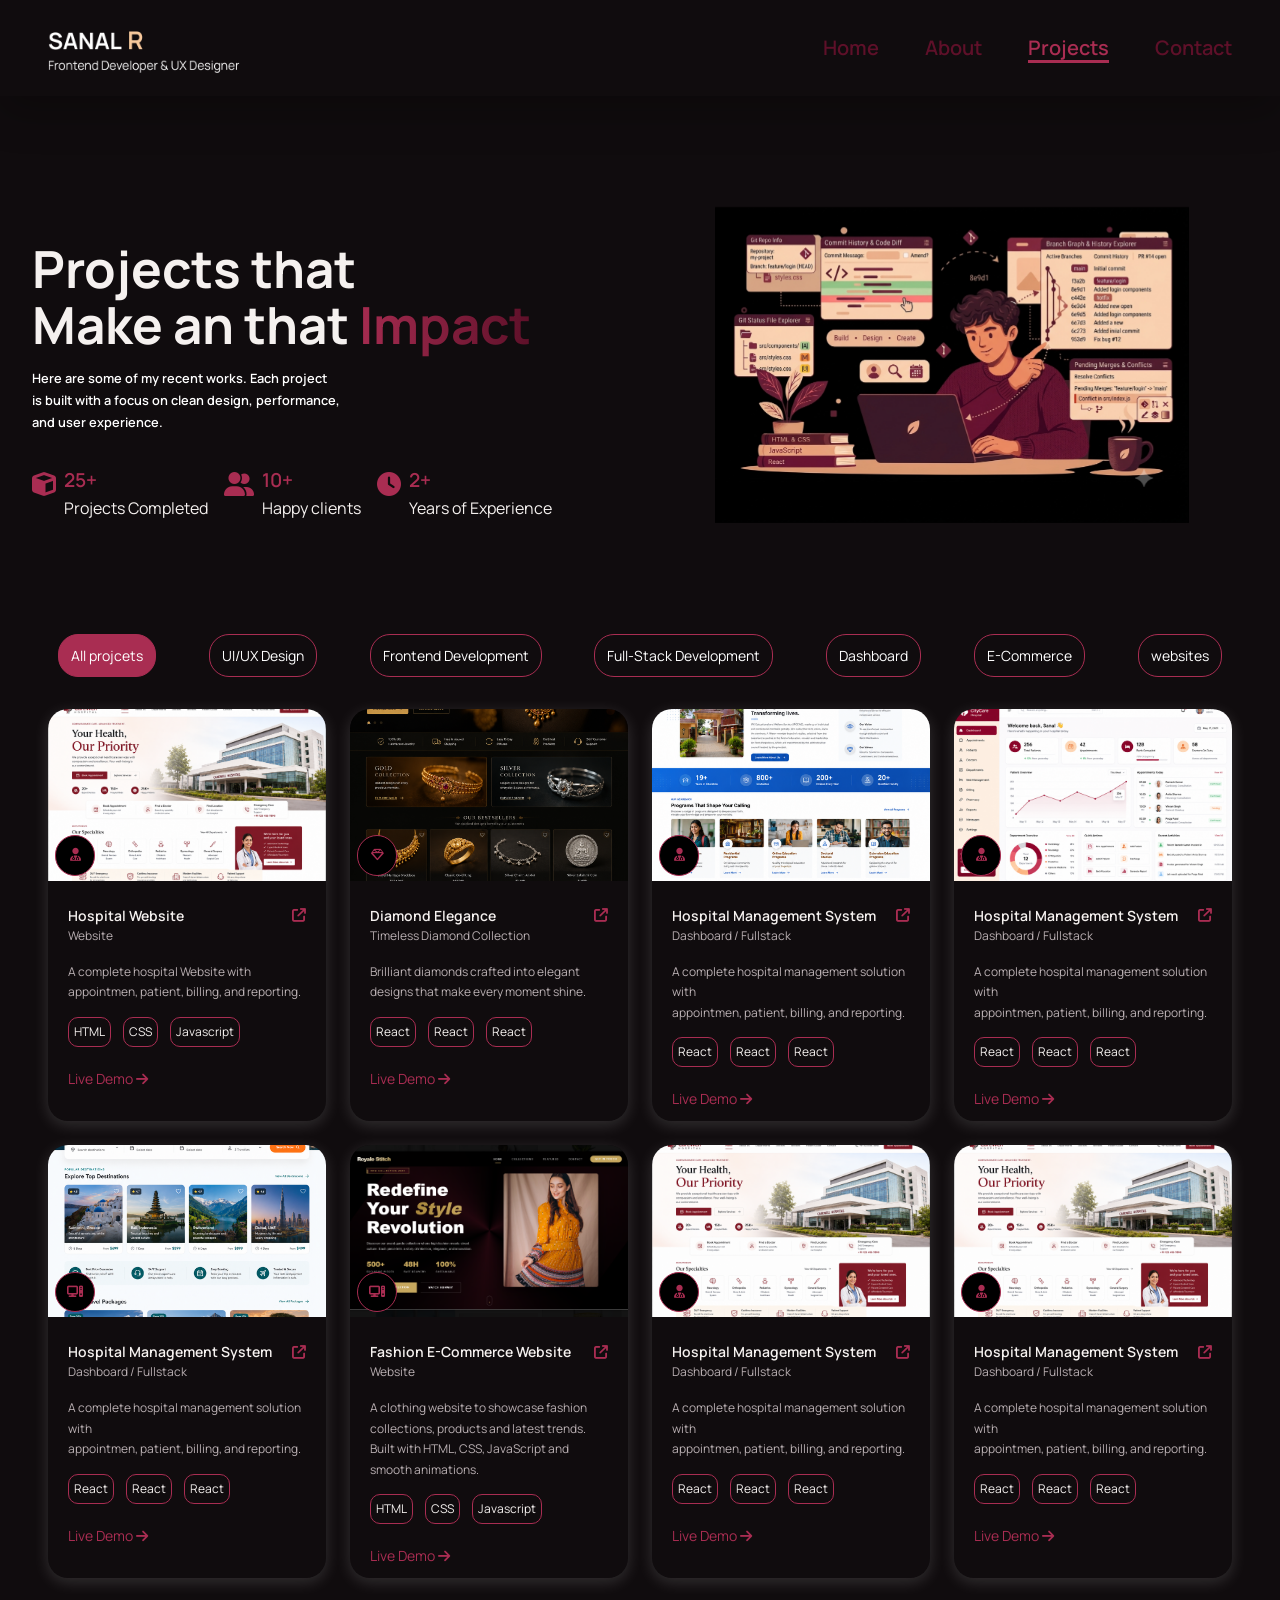
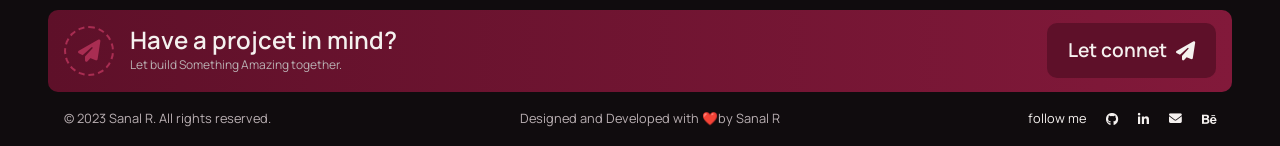
<file: page/projcet/index.html>
<!DOCTYPE html>
<html lang="en">

<head>
    <meta charset="UTF-8">
    <meta name="viewport" content="width=device-width, initial-scale=1.0">
    <title>Projects</title>
   <link rel="stylesheet" href="../../style.css">
    <link rel="stylesheet" href="../../reset.css">
     <link rel="stylesheet" href="./style.css">
    <link rel="stylesheet" href="https://cdnjs.cloudflare.com/ajax/libs/font-awesome/6.7.2/css/all.min.css" />
   
</head>

<body>
    <script src="../../script.js" defer></script>

    <header id="navbar" class="navbar">
        <div class="logo-div">
            <a href="#" class="logo"><img src="../../asset/image/Logo.png" alt="">
            </a>

        </div>


        <nav class="menu">
            <button data-section="home" class="nav_links" onclick="window.open('../../index.html')">Home</button>
            <button data-section="about" class="nav_links"><a href="../aboutme/index.html">About</a></button>
            <button data-section="projects" class="nav_links  button-active">Projects</button>
            <button data-section="contact" class="nav_links"><a href="../contact/index.html">Contact</a></button>
        </nav>
        <a href="#" class="mobile-menu" id="showBtn">☰</a>

    </header>
    <main>
        <button class="top-btn"><i class="fa-solid fa-circle-arrow-up"></i></button>
        <section class="container-1" id="home">
            <div class="inner-container">
                <div class="inner-container-1">


                    <h1 class="name-title">Projects that<br>Make an that<span> Impact</span></h1>

                    <p class="name-p">Here are some of my recent works. Each project <br> is built with a focus on clean
                        design, performance,<br> and user experience.</p>

                    <div class="name-features">
                        <div class="name-features-item">
                            <div class="name-features-item-icon"><i class="fa-solid fa-cube"></i></div>
                            <div class="name-features-item-text"><span>25+</span>
                                <p>Projects Completed</p>
                            </div>

                        </div>
                        <div class="name-features-item">
                            <div class="name-features-item-icon"><i class="fa-solid fa-user-group"></i></div>
                            <div class="name-features-item-text"><span>10+</span>
                                <p>Happy clients</p>
                            </div>

                        </div>
                        <div class="name-features-item">
                            <div class="name-features-item-icon"><i class="fa-solid fa-clock"></i></div>
                            <div class="name-features-item-text"><span>2+</span>
                                <p>Years of Experience</p>
                            </div>

                        </div>
                    </div>


                </div>
                <div class="inner-container-2 ">
                    <div class="porfile-img"><img src="../../asset/image/projcet-hero-1.png" alt=""></div>

                </div>
            </div>

        </section>
        <section class="my-projects-section">
            <div class="group-card">

                <div class="search-area search-area-active">
                    <a href="#" class="search-area-text">All projcets</a>
                </div>
                <div class="search-area">
                    <a href="#" class="search-area-text">UI/UX Design</a>
                </div>
                <div class="search-area">
                    <a href="#" class="search-area-text">Frontend Development</a>
                </div>
                <div class="search-area">
                    <a href="#" class="search-area-text">Full-Stack Development</a>
                </div>

                <div class="search-area">
                    <a href="#" class="search-area-text">Dashboard</a>
                </div>

                <div class="search-area">
                    <a href="#" class="search-area-text">E-Commerce</a>
                </div>
                <div class="search-area">
                    <a href="#" class="search-area-text">websites</a>
                </div>
            </div>

            <div class="projcets-card">

                <div class="card-cover">
                    <div class="card-img">
                        <img src="../../asset/image/hosptal main.png" alt="">
                        <div class="card-icons"><i class="fa-solid fa-user-doctor"></i></div>
                    </div>
                    <div class="card-text">
                        <div class="outer-card-text">
                            <div class="card-header">
                                <h6>Hospital Website</h6> <i class="fa-solid fa-arrow-up-right-from-square"></i>
                            </div>
                            <span>Website</span>
                        </div>

                        <div class="card-despcration">
                            <p>A complete hospital Website with appointmen, patient, billing, and
                                reporting.</p>

                        </div>
                        <div class="log-bage">
                            <span>HTML</span>
                            <span>CSS</span>
                            <span>Javascript</span>
                        </div>
                        <a href="#" class="live-demo">Live Demo <i class="fa-solid fa-arrow-right"></i></a>

                    </div>
                </div>

                <div class="card-cover">
                    <div class="card-img">
                        <img src="../../asset/image/jwellerty shop (2).png" alt="">
                        <div class="card-icons"><i class="fa-regular fa-gem"></i></div>
                    </div>
                    <div class="card-text">
                        <div class="outer-card-text">
                            <div class="card-header">
                                <h6>Diamond Elegance</h6> <i
                                    class="fa-solid fa-arrow-up-right-from-square"></i>
                            </div>
                            <span>Timeless Diamond Collection</span>
                        </div>

                        <div class="card-despcration">
                            <p>Brilliant diamonds crafted into elegant designs that make every moment shine.</p>

                        </div>
                        <div class="log-bage">
                            <span>React</span>
                            <span>React</span>
                            <span>React</span>
                        </div>
                        <a href="#" class="live-demo">Live Demo <i class="fa-solid fa-arrow-right"></i></a>

                    </div>
                </div>
                <div class="card-cover">
                    <div class="card-img">
                        <img src="../../asset/image/couses Jun 3, 2026, 07_29_57 PM.png" alt="">
                        <div class="card-icons"><i class="fa-solid fa-user-doctor"></i></div>
                    </div>
                    <div class="card-text">
                        <div class="outer-card-text">
                            <div class="card-header">
                                <h6>Hospital Management System</h6> <i
                                    class="fa-solid fa-arrow-up-right-from-square"></i>
                            </div>
                            <span>Dashboard / Fullstack</span>
                        </div>

                        <div class="card-despcration">
                            <p>A complete hospital management solution with <br> appointmen, patient, billing, and
                                reporting.</p>

                        </div>
                        <div class="log-bage">
                            <span>React</span>
                            <span>React</span>
                            <span>React</span>
                        </div>
                        <a href="#" class="live-demo">Live Demo <i class="fa-solid fa-arrow-right"></i></a>

                    </div>
                </div>

                <div class="card-cover">
                    <div class="card-img">
                        <img src="../../asset/image/hosptal dashborad.png" alt="">
                        <div class="card-icons"><i class="fa-solid fa-user-doctor"></i></div>
                    </div>
                    <div class="card-text">
                        <div class="outer-card-text">
                            <div class="card-header">
                                <h6>Hospital Management System</h6> <i
                                    class="fa-solid fa-arrow-up-right-from-square"></i>
                            </div>
                            <span>Dashboard / Fullstack</span>
                        </div>

                        <div class="card-despcration">
                            <p>A complete hospital management solution with <br> appointmen, patient, billing, and
                                reporting.</p>

                        </div>
                        <div class="log-bage">
                            <span>React</span>
                            <span>React</span>
                            <span>React</span>
                        </div>
                        <a href="#" class="live-demo">Live Demo <i class="fa-solid fa-arrow-right"></i></a>

                    </div>
                </div>
                <div class="card-cover">
                    <div class="card-img">
                        <img src="../../asset/image/travel-website.png" alt="">
                        <div class="card-icons"><i class="fa-solid fa-computer"></i></div>
                    </div>
                    <div class="card-text">
                        <div class="outer-card-text">
                            <div class="card-header">
                                <h6>Hospital Management System</h6> <i
                                    class="fa-solid fa-arrow-up-right-from-square"></i>
                            </div>
                            <span>Dashboard / Fullstack</span>
                        </div>

                        <div class="card-despcration">
                            <p>A complete hospital management solution with <br> appointmen, patient, billing, and
                                reporting.</p>

                        </div>
                        <div class="log-bage">
                            <span>React</span>
                            <span>React</span>
                            <span>React</span>
                        </div>
                        <a href="#" class="live-demo">Live Demo <i class="fa-solid fa-arrow-right"></i></a>

                    </div>
                </div>

                <div class="card-cover">
                    <div class="card-img">
                        <img src="../../asset/image/portfolio-6.jpg.png" alt="">
                        <div class="card-icons"><i class="fa-solid fa-computer"></i></div>
                    </div>
                    <div class="card-text">
                        <div class="outer-card-text">
                            <div class="card-header">
                                <h6>Fashion E-Commerce Website</h6> <i
                                    class="fa-solid fa-arrow-up-right-from-square"></i>
                            </div>
                            <span>Website</span>
                        </div>

                        <div class="card-despcration">
                            <p> A clothing website to showcase fashion collections, products and latest trends. Built
                                with HTML, CSS,
                                JavaScript and smooth animations.</p>

                        </div>
                        <div class="log-bage">
                            <span>HTML</span>
                            <span>CSS</span>
                            <span>Javascript</span>
                        </div>
                        <a href="#" class="live-demo">Live Demo <i class="fa-solid fa-arrow-right"></i></a>

                    </div>
                </div>
                <div class="card-cover">
                    <div class="card-img">
                        <img src="../../asset/image/hosptal main.png" alt="">
                        <div class="card-icons"><i class="fa-solid fa-user-doctor"></i></div>
                    </div>
                    <div class="card-text">
                        <div class="outer-card-text">
                            <div class="card-header">
                                <h6>Hospital Management System</h6> <i
                                    class="fa-solid fa-arrow-up-right-from-square"></i>
                            </div>
                            <span>Dashboard / Fullstack</span>
                        </div>

                        <div class="card-despcration">
                            <p>A complete hospital management solution with <br> appointmen, patient, billing, and
                                reporting.</p>

                        </div>
                        <div class="log-bage">
                            <span>React</span>
                            <span>React</span>
                            <span>React</span>
                        </div>
                        <a href="#" class="live-demo">Live Demo <i class="fa-solid fa-arrow-right"></i></a>

                    </div>
                </div>

                <div class="card-cover">
                    <div class="card-img">
                        <img src="../../asset/image/hosptal main.png" alt="">
                        <div class="card-icons"><i class="fa-solid fa-user-doctor"></i></div>
                    </div>
                    <div class="card-text">
                        <div class="outer-card-text">
                            <div class="card-header">
                                <h6>Hospital Management System</h6> <i
                                    class="fa-solid fa-arrow-up-right-from-square"></i>
                            </div>
                            <span>Dashboard / Fullstack</span>
                        </div>

                        <div class="card-despcration">
                            <p>A complete hospital management solution with <br> appointmen, patient, billing, and
                                reporting.</p>

                        </div>
                        <div class="log-bage">
                            <span>React</span>
                            <span>React</span>
                            <span>React</span>
                        </div>
                        <a href="#" class="live-demo">Live Demo <i class="fa-solid fa-arrow-right"></i></a>

                    </div>
                </div>
            </div>
        </section>

        <section class="high-section">
            <div class="high-section-cover">
                <div class="high-section-left">
                    <div class="high-section-left-icon"><i class="fa-solid fa-paper-plane"></i></div>
                    <div class="high-section-left-deatil"><h4>Have a projcet in mind?</h4><p>Let build Something Amazing together.</p></div>
                </div>
                <div class="high-section-right">
                    <a href="#">Let connet <i class="fa-solid fa-paper-plane"></i></a>
                </div>
            </div>

            <div class="footer-sub">
            <p>&copy; 2023 Sanal R. All rights reserved.</p>
            <p>Designed and Developed with ❤️by Sanal R</p>
            <div class="follow-me"><span>follow me</span>
                <div class="follow-me-icons"><i class="fa-brands fa-github"></i><i
                        class="fa-brands fa-linkedin-in"></i><i class="fa-solid fa-envelope"></i><i
                        class="fa-brands fa-behance"></i>
                </div>
            </div>
        </div>

        </section>
    </main>


</body>

</html>
</file>
<file: style.css>
/* =========================================================
   DESIGN SYSTEM
========================================================= */
@import url("https://fonts.googleapis.com/css2?family=Manrope:wght@200..800&display=swap");
@import url("https://fonts.googleapis.com/css2?family=Bruno+Ace+SC&family=Krona+One&family=Manrope:wght@200..800&family=Poppins:ital,wght@0,100;0,200;0,300;0,400;0,500;0,600;0,700;0,800;0,900;1,100;1,200;1,300;1,400;1,500;1,600;1,700;1,800;1,900&family=Roboto:ital,wght@0,100..900;1,100..900&family=Special+Gothic&display=swap");

body {
  font-family: "Manrope", sans-serif;
  position: relative;
}

.top-btn {
  position: fixed;
  right: 1.5rem;
  bottom: 1.5rem;
  width: 50px;
  height: 50px;
  border-radius: 50%;
  background-color: var(--primary-dark);
  color: var(--white);
  display: flex;
  justify-content: center;
  align-items: center;
  z-index: 1000;
  font-size: 1.9rem;
  cursor: pointer;
  opacity: 0;
  visibility: hidden;
  transition: 0.3s ease;
  margin-bottom: 2rem;
}

.top-btn.show {
  opacity: 1;
  visibility: visible;
}

.top-btn :hover {
  transform: translateY(-3px);
}

/* //navbar// */

.container {
  padding: 0 2.125rem;
  box-shadow: 0 0.25rem 1rem rgba(255, 255, 255, 0.15);
}

.page-section {
  display: none;
  margin-top: 1.25rem;
  margin-bottom: 1.25rem;
}

.page-section.active {
  display: block;
}

.logo-div {
  width: 14%;
  min-width: 12rem;
}

.navbar {
  width: 100%;
  display: flex;
  align-items: center;
  justify-content: space-between;
  padding: 0.75rem 3rem;
  background-color: var(--bg);

  transition: box-shadow 0.3s ease;
  min-height: 6rem;
  position: sticky;
  top: 0px;
  box-shadow: var(--shadow-lg);
  z-index: 99;
}

/* Shadow after scrolling */
.navbar.scrolled {
  box-shadow: 0 0.25rem 1rem #f6749d43;
}

nav {
  display: flex;
  align-items: center;
  justify-content: space-between;
  gap: 2.875rem;
}

nav .nav_links {
  color: var(--primary-dark);
  background-color: transparent;
  border: none;
  font-size: 1.25rem;
  font-weight: 600;
}

nav .nav_links:focus {
  color: var(--primary-light);
}

nav .nav_links:hover {
  color: var(--primary-light);
}

nav button {
  position: relative;
}

nav button::after {
  position: absolute;
  bottom: 0;
  left: 0;
  content: "";
  width: 0;
  height: 0.1875rem;
  background-color: var(--primary-light);
  transition: width 0.3s ease;
}

nav .button-active::after {
  position: absolute;
  bottom: 0;
  left: 0;
  content: "";
  width: 100%;
  height: 0.1875rem;
  background-color: var(--primary-light);
  transition: width 0.3s ease;
}

nav .button-active {
  width: 100%;
  color: var(--primary-light);

}

nav button:hover::after {
  width: 100%;
  color: var(--white);
}

.mobile-menu {
  display: none;
  position: absolute;
  right: 0.625rem;
  top: 1.875rem;
  color: var(--white);
  font-weight: 600;
  font-size: 1.5rem;
}

/* Desktop */

/* Tablet */
@media (max-width: 768px) {
  .container {
    padding: 0 0.875rem;
    box-shadow: 0 0.25rem 1rem rgba(255, 255, 255, 0.15);
  }

  .navbar {
    flex-direction: column;
    height: auto;
    align-items: flex-start;
    justify-content: center;
  }

  nav {
    flex-direction: column;
    height: auto;
    gap: 0.625rem;
    margin-top: 0.625rem;
    align-items: flex-start;
  }

  .mobile-menu {
    display: block;
  }

  .menu {
    max-height: 0;
    overflow: hidden;
    opacity: 0;
    transition:
      max-height 0.4s ease,
      opacity 0.3s ease;
    color: var(--white);
  }

  .menu.active {
    max-height: 500px;
    opacity: 1;
    color: var(--white);
  }
}

/* hero-section */
.inner-container {
  display: grid;
  grid-template-columns: repeat(2, 1fr);
  padding: 0 4.75rem;
  gap: 2rem;
}

.inner-container-1 {
  gap: 10px;
  display: flex;
  flex-direction: column;
  margin-top: 2rem;
}

.inner-container-2 {
  display: flex;
  justify-content: center;
  align-items: center;
}

.head-title {
  font-size: 10px;
  padding: 10px;
  border: solid 2px var(--primary-dark);
  width: fit-content;
  border-radius: 20px;
  font-weight: var(--fw-bold);
  color: var(--primary-light);
}

.name-title {
  font-size: clamp(2.5rem, 4vw, 3.75rem);
    opacity: 0;
  transform: translateY(30px);

  animation: fadeUp 0.8s ease forwards;
  animation-delay: 0.2s;
}

/* Animation */
@keyframes fadeUp {
  from {
    opacity: 0;
    transform: translateY(30px);
  }

  to {
    opacity: 1;
    transform: translateY(0);
  }
}


.name-title span {
  /* Left → Right */
  background: linear-gradient(90deg, var(--primary-light), var(--primary-dark));

  -webkit-background-clip: text;
  background-clip: text;

  -webkit-text-fill-color: transparent;
}

.name-p {
  font-weight: var(--fw-semibold);
  color: var(--white);
  font-size: clamp(0.75rem, 1vw, 1rem);
   opacity: 0;
  transform: translateY(40px);

  animation: fadeUp 0.8s ease forwards;
  animation-delay: 1.1s;
}

.name-features {
  display: grid;
  grid-auto-flow: column;
  /* grid-auto-columns: minmax(180px, 1fr); */
  opacity: 0;
  transform: translateY(40px);

  animation: fadeUp 0.8s ease forwards;
  animation-delay: 1.1s;
}

.name-features-items {
  display: flex;
  flex-direction: column;
  font-size: 0.75rem;
  padding: 1rem;
  border: solid 1px transparent;
  align-items: start;
}

.footer-content-btn {
  color: var(--primary-dark);
}

.name-features-items-i {
  color: var(--primary-light);
  font-size: 13px;
  font-weight: var(--fw-semibold);
}

.name-features-items-i i {
  margin-right: 8px;
}

.features-btn-group {
  display: flex;
  justify-content: flex-start;
  align-items: center;
  gap: 2rem;
  opacity: 0;
  transform: translateY(40px);

  animation: fadeUp 0.8s ease forwards;
  animation-delay: 1.1s;
}

.features-btn-group button {
  font-size: 1rem;
}

.features-btn-group button i {
  margin-left: 1rem;
}

.socal-medial {
  display: flex;
  justify-content: flex-start;
  align-items: center;
  gap: 30px;
     opacity: 0;
  transform: translateX(100px);

  animation: slideLeft 1s ease forwards;
  animation-delay: 2s;
}

.socal-medial a {
  margin-top: 1rem;
  width: 50px;
  height: 50px;
  display: flex;
  justify-content: center;
  align-items: center;
  border: solid 1px transparent;
  border-radius: 50%;
}

.socal-medial a :hover {
  width: 50px;
  height: 50px;
  display: flex;
  justify-content: center;
  align-items: center;
  border: solid 1px var(--primary-light);
  border-radius: 50%;
}

.socal-medial a i {
  font-size: 1.5rem;

}

.porfile-img {
  display: flex;
  justify-content: center;
  align-items: center;
  width: 80%;
  height: 100%;
    opacity: 0;
  transform: translateX(100px);

  animation: slideLeft 1s ease forwards;
  animation-delay: 2s;
}
@keyframes slideLeft {
  from {
    opacity: 0;
    transform: translateX(100px);
  }

  to {
    opacity: 1;
    transform: translateX(0);
  }
}

.porfile-img img {
  width: 100%;
  display: block;
  aspect-ratio: 1/1;
  object-fit: contain;
}

.simple-contact {
  display: flex;
  justify-content: center;
  align-items: center;
  gap: 1rem;
}

.simple-contact i {
  width: 40px;
  height: 40px;
  border-radius: 50%;
  border: solid 1px #494647;
  display: flex;
  justify-content: center;
  align-items: center;
  font-size: 1.3rem;
  color: var(--primary-light);
}

.container {
  margin-top: 2rem;
  display: flex;
  justify-content: space-around;
  align-items: center;
  padding: 1rem;
  border-radius: 1rem;
  border: solid 1px #494647;
  box-shadow:
    rgba(0, 0, 0, 0.16) 0px 10px 36px 0px,
    rgba(0, 0, 0, 0.06) 0px 0px 0px 1px;
}

.contact-details {
  font-size: 12px;
}

.inner-container {
  margin-top: 5rem;
}

.about-scetion {
  display: flex;
  flex-direction: column;
  /* padding: 0 4.75rem; */
  font-size: 14px;
  font-weight: 600;
  gap: 1rem;
}

.about-scetion span {
  color: var(--primary-light);
}

.about-scetion button {
  width: fit-content;
  border: solid 1px var(--primary-light);
}

.about-scetion p {
  font-size: clamp(0.75rem, 1vw, 1rem);
  color: var(--text);
}

.about-scetion button i {
  margin-left: 1rem;
}

.card-details {
  display: flex;
  align-items: center;
  justify-content: space-around;
  gap: 1rem;
  /* padding: 0 4.75rem; */
}

.card {
  display: flex;
  flex-direction: column;
  justify-content: center;
  align-items: center;
  text-align: center;
}

.card-p {
  padding: 1rem !important;
  width: 180px;
  height: 250px;
}

.card p {
  font-size: 15px;
  color: white;
}

.card-p i {
  font-size: 2rem;
  /* Left → Right */
  background: linear-gradient(90deg, var(--primary-light), orange);

  -webkit-background-clip: text;
  background-clip: text;

  -webkit-text-fill-color: transparent;
  margin-bottom: 1rem;
}

.card-p h5 {
  font-weight: 600;
  font-size: 1rem;
  margin-bottom: 12px;
  text-transform: uppercase;
}

.card-p p {
  font-size: 12px;
}

.inner-pad {
  padding: 0 4.75rem;
  gap: 1rem;
}

.core-skill {
  display: flex;
  flex-direction: column;

  /* border: solid 1px var(--primary-light); */
  padding: 1rem;
  box-shadow: 0 0.25rem 1rem rgba(255, 255, 255, 0.15);
  border-radius: 20px;
}

.core-skill span {
  color: var(--primary-light);
  font-size: 14px;
  font-weight: 600;
  margin-bottom: 1rem;
}

.skill {
  display: flex;
  justify-content: space-around;
  align-items: center;
  margin-top: 1rem;
  margin-bottom: 2rem;
}

.skill div {
  width: 50px;
  height: 50px;
  padding: 8px;
  /* border: solid 1px #9a9797b1;
  border-radius: 10px; */
  border: 1px solid transparent;
  border-radius: 10px;
  background:
    linear-gradient(black, black) padding-box,
    linear-gradient(90deg, var(--primary-light), orange) border-box;

  display: flex;
  flex-direction: column;
  justify-content: center;
  align-items: center;
}

.skill div img {
  width: 100%;
  display: block;
}

.inner-container-2 {
  position: relative;
}

.small {
  position: absolute;
  width: 30px;
  height: 30px;
  border-radius: 50%;
  transform: translate(-50%, -50%);
  opacity: 0;
  animation: appear 5s ease-out forwards;


}

.small:nth-child(1) {
  animation-delay: 0s;
}

.small:nth-child(2) {
  animation-delay: 0.5s;
}

.small:nth-child(3) {
  animation-delay: 0.9s;
}

.small:nth-child(4) {
  animation-delay: 1.4s;
}

.small:nth-child(5) {
  animation-delay: 1.9s;
}




@keyframes appear {
  0% {
    opacity: 0;
    transform: translate(-50%, -50%) scale(0);
  }

  40% {
    opacity: 1;
    transform: translate(-50%, -50%) scale(1.2);
  }

  70% {
    transform: translate(-50%, -50%) scale(0.95);
  }

  100% {
    opacity: 1;
    transform: translate(-50%, -50%) scale(1);
  }
}

.inner-container-2 .small {
  width: 50px;
  height: 50px;
  padding: 8px;
  border: 1px solid transparent;
  border-radius: 10px;
  background: linear-gradient(black, black) padding-box, linear-gradient(90deg, var(--primary-light), orange) border-box;
  display: flex;
  flex-direction: column;
  justify-content: center;
  align-items: center;
}

.inner-container-2 .small img {
  width: 100%;
  display: block;
}

.skill-list {
  display: flex;

  align-items: center;
  margin-top: 1rem;
  margin-bottom: 2rem;
  flex-wrap: wrap;
  gap: 1rem;
}

.skill-list div {
  width: fit-content;
  padding: 8px;

  /* border-image: linear-gradient(90deg,var(--primary-light),orange) 1; */

  display: flex;
  flex-direction: column;
  justify-content: center;
  align-items: center;
  flex-wrap: wrap;
  margin-bottom: 0px;
  gap: 1rem;
  border: 1px solid transparent;
  border-radius: 10px;
  background:
    linear-gradient(black, black) padding-box,
    linear-gradient(90deg, var(--primary-light), orange) border-box;
}

.skill-list div span {
  margin-bottom: 0px;
  color: var(--text);
  font-size: 12px;
}

.core-exper {
  padding: 1rem;
  box-shadow: 0 0.25rem 1rem rgba(255, 255, 255, 0.15);
  border-radius: 20px;
}

.core-exper span {
  color: var(--primary-light);
  font-size: 14px;
  font-weight: 600;
  margin-bottom: 1rem 16px;
}

.exper-details {
  padding: 1rem;
  display: flex;
  gap: 1rem;
  position: relative;
  z-index: -1;
}

.time-line {
  border-left: solid 3px var(--primary-light);
  padding-left: 1rem;
  position: relative;
}

.time-line span {
  font-weight: var(--fw-bold);
}

.dots {
  position: absolute;
  left: -11px;
  top: 10px;
  width: 20px;
  height: 20px;
  border-radius: 50%;
  background-color: var(--primary-dark);
  border: solid 4px var(--primary-light);
}

.ul-style {
  margin-left: 1rem;
  margin-top: 1rem;
}

li::marker {
  color: var(--primary-light);
}

.inner-projcet-section {
  padding: 0 4.75rem;
}

.projcet-section {
  display: grid;
  grid-template-columns: repeat(1, 1fr);

  margin-top: 3rem;
  box-shadow: 0 0.5rem 2rem rgba(255, 255, 255, 0.16);
  border: solid 1px transparent;
  border-radius: 20px;
}

.projcet-head {
  padding: 1rem;
  display: flex;
  justify-content: space-between;
  align-items: center;
}

.projcet-head span {
  color: var(--primary-light);
  font-size: 14px;
  font-weight: 600;
}

.projcet-card {
  padding: 1rem;
  display: grid;
  grid-template-columns: repeat(auto-fill, minmax(300px, 1fr));
  gap: 1.5rem;
  width: 100%;

}

.card {
  display: flex;
}

.card-pd {
  padding: 0rem !important;
  /* flex-direction: row; */
  /* align-items: start; */
  overflow: hidden;
  /* width: 550px; */
  /* justify-content: start;
  flex: 1; */
  gap: 10px;
}

.card-img {
  width: 100%;
  height: 172px;
  display: block;
  /* position: relative; */
}

.card-icons {
  width: 20px;
  height: 20px;
  border-radius: 20px;
  display: flex;
  justify-content: center;
  align-items: center;
  background-color: black;
}

.card-img img {
  width: 100%;
  height: 100%;
  object-fit: cover;
  overflow: hidden;
}

.card-detail {
  display: flex;
  flex-direction: column;
  justify-content: flex-start;
  text-align: left;
  width: 350px;
  padding: 1rem;
  width: 100%;
}

.card-detail span {
  color: var(--primary-light);
  font-size: 12px;
}

.card-detail p {
  font-size: 10px;
}

.card-btn {
  font-size: 12px;
  font-weight: 600;
  width: fit-content;
  border: solid 1px var(--primary-light);
  padding: 5px;
  margin-right: 10px;

  border-radius: 5px;
}

.card-btn-group {
  margin-top: 0.5rem;
  display: flex;
  justify-content: end;
  align-items: center;
  margin-bottom: 5px;
}

.key-achievements {
  margin-top: 3rem;
}

.cover-key-achievements {
  padding: 1rem;
  box-shadow: 0 0.25rem 1rem rgba(255, 255, 255, 0.15);
  border-radius: 20px;
}

.cover-key-achievements span {
  color: var(--primary-light);
  font-size: 14px;
  font-weight: 600;
  margin-bottom: 1rem 16px;
}

.ACHIEVEMENTS-details {
  display: flex;
  justify-content: space-around;
  align-items: center;
  margin-top: 10px;
}

.ACHIEVEMENTS-items {
  display: flex;

  justify-content: center;
  align-items: center;
  text-align: center;
  padding: 1rem;
}

.achievement-icon i {
  font-size: 2rem;
  /* Left → Right */
  background: linear-gradient(90deg, var(--primary-light), orange);

  -webkit-background-clip: text;
  background-clip: text;

  -webkit-text-fill-color: transparent;
  margin-bottom: 1rem;
}

.achievement-icon-details p {
  font-size: 12px;
  color: white;
  text-align: left;
  width: 200px;
  margin-left: 1rem;
  font-weight: var(--fw-regular);
}

.footer-container {
  padding: 0 4.75rem;
  margin-top: 3rem;
}

.footer-content {
  display: flex;
  gap: 1rem;
  align-items: center;
  background-color: var(--primary-dark);
  border-radius: 20px;
  justify-content: center;
}

.footer-content-1 {
  padding: 1rem;

  color: var(--white);
  width: 450px;
}

.footer-content-1 p {
  font-size: 12px;
  color: var(--white);
}

.span-icons {
  width: 40px;
  height: 40px;

  border: solid 1px var(--primary-light);
  padding: 4px;
  font-size: 1.5rem;
  color: var(--primary-light);
  border-radius: 5px;
  display: flex;
  align-items: center;
  justify-content: center;
}

.footer-content-2 {
  display: flex;
  justify-content: center;
  align-items: center;

  padding: 1rem;
}

.footer-content-divi {
  display: flex;
  justify-content: center;
  align-items: center;
  gap: 12px;
  padding: 1rem;
  /* border-left: solid 1px var(--primary-light);
  border-right: solid 1px var(--primary-light); */
}

.span-details {
  font-size: 12px;
  color: var(--white);
}

.footer-content-btn {
  padding: 0.7rem 1rem;
  background-color: var(--accent);
  border-radius: 10px;
}

.connet-btn {

  color: var(--primary-dark);
}

.footer-sub {
  display: flex;
  justify-content: space-between;
  align-items: center;
  padding: 1rem;
}

.follow-me {
  display: flex;
  justify-content: space-between;
  align-items: center;
  gap: 20px;
}

.follow-me-icons {
  display: flex;
  justify-content: space-between;
  align-items: center;
  gap: 20px;
}

.project-header {
  display: -webkit-box;
  -webkit-box-orient: vertical;
  -webkit-line-clamp: 1;
  overflow: hidden;
}

.project-description {
  display: -webkit-box;
  -webkit-box-orient: vertical;
  -webkit-line-clamp: 3;
  overflow: hidden;
}

/* ======================================== SMALL MOBILE — 400px ======================================== */
@media (max-width: 40rem) {
  section {
    padding-block: 0px;
  }
  .inner-container-2 .small {
  width: 30px;
  height: 30px;
  padding: 3px;

}

  .inner-container {
    display: grid;
    grid-template-columns: 1fr;
    margin-top: 0rem;
    padding: 2rem;
  }

  .porfile-img {
    width: 100%;
  }

  /* .inner-container {
    display: grid;
    grid-template-columns: 1fr;
  } */

  .name-features {
    grid-template-columns: 1fr 1fr;
    grid-auto-flow: row;
  }

  .inner-container-1 {
    padding: 0px 12px;
  }

  .name-features-items {
    display: flex;
    flex-direction: column;
    font-size: 0.75rem;
    padding: 1rem;
    border: solid 1px transparent;
    justify-content: center;
    /* align-items: center; */
  }

  .features-btn-group {
    flex-direction: column;
  }

  .socal-medial {
    justify-content: center;
  }

  .container {
    flex-direction: column;
  }

  .simple-contact {
    width: 100%;
    justify-content: start;
    gap: 1rem;
    padding: 5px 0px;
  }

  .inner-container {
    grid-auto-flow: row;
  }

  .about-scetion p {
    font-size: 0.75rem;
  }

  .card-details {
    flex-direction: column;
  }

  .card-p {
    width: 100%;
  }

  .about-scetion button {
    width: 100%;
  }

  .skill {
    flex-wrap: wrap;
    justify-content: start;
    gap: 1rem;
  }

  .ul-style {
    font-size: 12px;
  }

  .ul-style li {
    margin-bottom: 1rem;
  }

  .inner-projcet-section {
    padding: 2rem;
  }

  .projcet-card {
    flex-direction: column;
  }

  .card-pd {
    flex-direction: column;
    width: 100%;
  }

  .card-img,
  .card-detail {
    width: 100%;
  }

  .card-detail {
    padding: 1rem;
  }

  .projcet-head {
    flex-direction: column;
    align-items: start;
    gap: 1rem;
  }

  .ACHIEVEMENTS-details {
    flex-direction: column;
    gap: 1rem;
  }

  .inner-pad {
    padding: 0 2rem;
  }

  .footer-container {
    padding: 0 2rem;
  }

  .footer-content {
    flex-direction: column;
    gap: 0rem;
  }

  .footer-content-1 {
    width: 100%;
  }

  .footer-content-2 {
    flex-direction: column;
    width: 100%;
  }

  .footer-content-divi {
    border: none;
    width: 100%;
    justify-content: flex-start;
    gap: rem;
  }

  .footer-content-btn {
    width: 100%;
    text-align: center;
  }

  .footer-sub {
    flex-direction: column;
    gap: 1rem;
  }

  .footer-sub p {
    font-size: 12px;
    flex-direction: column;
  }
}


/* Tablet */
@media (min-width: 48rem) and (max-width: 63.9375rem) {

  /* Tablet */
  section {
    padding-block: 0px;
  }

  .inner-container {
    display: grid;
    grid-template-columns: 1fr 1fr;
    margin-top: 0rem;
    padding: 2rem;
  }

  .name-features {
    grid-template-columns: 1fr 1fr;
    grid-auto-flow: row;
  }

  .features-btn-group {
    flex-direction: column;
    width: 100%;
  }

  .features-btn-group button {
    width: 100%;
  }

  .socal-medial {
    justify-content: center;
  }

  .card-details,
  .skill {
    flex-wrap: wrap;
    gap: 1rem;
    justify-content: start;
  }

  .section-container {
    grid-template-columns: 1fr !important;
    grid-auto-flow: row;
  }

  .card-details {
    justify-content: center;
  }

  .about-scetion {
    padding: 1rem;
  }

  .skill {
    justify-content: space-around;
  }

  .inner-projcet-section {
    padding: 1rem;
  }

  .projcet-card {
    flex-direction: column;
  }

  .card-pd {
    width: 100%;
  }

  .ACHIEVEMENTS-details {
    flex-wrap: wrap;
  }

  .inner-pad {
    padding: 1rem;
  }

  .footer-container {
    padding: 1rem;
  }

  .footer-content {
    flex-direction: column;
    padding: 1rem;
    gap: 0px;
  }

  .footer-content-1 {
    width: 100%;
  }

  .footer-content-2 {
    width: 100%;
    /* justify-content: space-between; */
    gap: 12px;
  }

  .footer-content-divi {
    border-left: none;
    border-right: none;
  }

}

/* Below 1024px */

@media (min-width: 1024px) and (max-width: 1400px) {
  .name-features {
    grid-template-columns: 1fr 1fr;
    grid-auto-flow: row;
  }

  .card-details {
    flex-wrap: wrap;
  }

  .projcet-card {
    flex-direction: column;
  }

  .ACHIEVEMENTS-details {
    flex-wrap: wrap;
  }

  .inner-projcet-section,
  .inner-pad,
  .footer-container {
    padding: 0 2rem;
  }

  .footer-content-2 {
    display: flex;
    justify-content: space-around;
    align-items: center;
    padding: 1rem;
    width: 100%;
  }

  .footer-content {
    flex-direction: column;
    align-items: start;
  }
}


/* Desktop */
@media (min-width: 1440px) {

  /* Desktop */
  section {
    padding-block: 0px;
  }

  .footer-content {
    /* gap: 0px; */
    justify-content: space-between;
  }

  .inner-container {
    display: grid;
    grid-template-columns: 1fr 1fr;
    margin-top: 3rem;
    padding: 0 4.75rem;
  }

  .name-features {
    display: grid;
    grid-auto-flow: column;

  }

  .card-details {
    flex-wrap: nowrap;
  }

  .section-container {
    margin-top: 5rem;
  }
}
</file>
<file: page/projcet/style.css>
@import url("https://fonts.googleapis.com/css2?family=Manrope:wght@200..800&display=swap");
@import url("https://fonts.googleapis.com/css2?family=Bruno+Ace+SC&family=Krona+One&family=Manrope:wght@200..800&family=Poppins:ital,wght@0,100;0,200;0,300;0,400;0,500;0,600;0,700;0,800;0,900;1,100;1,200;1,300;1,400;1,500;1,600;1,700;1,800;1,900&family=Roboto:ital,wght@0,100..900;1,100..900&family=Special+Gothic&display=swap");

.name-features {
    display: flex;
    margin-top: 1rem;
    align-items: center;
    gap: 2rem;

}

.inner-container-1 {
    display: flex;
    justify-content: center;
    gap: 1rem;
}

.name-features-item {
    display: flex;
    align-items: start;


}

.name-features-item-icon {
    font-size: 1.5rem;
    color: var(--primary-light);
    margin-right: 0.5rem;
}

.name-features-item-text span {
    font-size: 1.2rem;
    color: var(--primary-light);
    font-weight: var(--fw-semibold);
}

.name-features-item-text p {
    font-size: 1rem;
    color: var(--text);
    font-weight: var(--fw-regular);
}

.my-projects-section {
    margin-top: 2rem;
}

.search-area {
    border-radius: 20px;
    border: 1px solid var(--primary-light);
    font-size: 14px;
    color: var(--white);
    padding: 10px 12px;
}



.search-area-active {
    font-size: 14px;
    color: var(--white);
    padding: 10px 12px;
    background-color: var(--primary-light);
    border-radius: 20px;


}

.search-area:hover {
    font-size: 14px;
    color: var(--white);
    padding: 10px 12px;
    background-color: var(--primary-light);
    border-radius: 20px;

}

.container {
    border: none;
}

.my-projects-section {

    display: flex;
    justify-content: space-around;
    align-items: center;
    flex-direction: column;
    margin: 7rem 8rem 0rem 8rem;
}

.group-card {
    width: 100%;
    display: flex;
    justify-content: space-around;
    align-items: center;
    margin-bottom: 2rem;
}

.projcets-card {
    display: grid;
    grid-template-columns: repeat(auto-fill, minmax(250px, 1fr));
    gap: 1.5rem;
    width: 100%;
    border-radius: 10px;


}

.card-text {
    padding: 12px;
}

.outer-card-text {
    padding: 12px 8px 5px 8px;
}

.card-header {
    display: flex;
    justify-content: space-between;

    align-items: center;
}

.card-header h6 {
    font-size: 14px;

}

.card-header i {
    font-size: 14px;
    color: var(--primary-light);
}

.outer-card-text span {
    font-size: 12px;
    font-weight: 400;
    color: var(--text-muted);
}

.card-despcration {
    padding: 12px 8px 5px 8px;
}

.card-despcration p {
    font-size: 12px;
}

.log-bage {
    display: flex;
    padding: 5px 8px 5px 8px;
    align-items: center;
    margin-top: 4px;
    gap: 12px;
}

.log-bage span {
    padding: 5px;
    border: solid 1px var(--primary-light);
    border-radius: 10px;
    font-size: 12px;
    margin-bottom: 1rem;
}

.live-demo {
    padding: 5px 8px 5px 8px;
    font-size: 14px;
    margin-top: 5rem;
    color: var(--primary-light);
}

.card-cover {
    box-shadow: 0 0.25rem 1rem rgba(255, 255, 255, 0.15);
    overflow: hidden;
    border-radius: 20px;
    transition: var(--transition-normal);
}

.card-icons {
    position: absolute;
    padding: 1.2rem;
    bottom: 5px;
    left: 7px;
    border: solid 1px var(--primary-light);
}

.card-icons i {
    color: var(--primary-light);
}

.card-img {
    width: 100%;
    /* height: 172px; */
    display: block;
    position: relative;
}

.high-section-cover {
    padding: 1rem;
    width: 100%;
    display: flex;
    align-items: center;
    background: linear-gradient(90deg, var(--primary-dark), var(--primary));
    border-radius: 10px;
    justify-content: space-between;
}

.high-section-left {
    display: flex;
    align-items: center;
    gap: 1rem;
}

.high-section {
    margin-top: 2rem;
    padding: 0px 5.9rem;
}

.high-section-left-icon {
    width: 50px;
    height: 50px;
    border-radius: 50px;
    display: flex;
    align-items: center;
    justify-content: center;

    border: dashed 2px var(--primary-light);
}

.high-section-left-icon i {
    font-size: 1.4rem;
    color: var(--primary-light);
}

.high-section-left-deatil p {
    font-size: 12px;
}

.high-section-right a {
    padding: 0.9rem 1.3rem;
    background-color: var(--primary-dark);
    border-radius: 10px;
    font-weight: var(--fw-semibold);
    font-size: 1.2rem;
}

.high-section-right a i {
    margin-left: 5px
}

.high-section-right a:hover {
    padding: 0.9rem 1.3rem;
    background-color: var(--primary-light);
    border-radius: 10px;
    font-weight: var(--fw-semibold);
    font-size: 1.2rem;
}

.card-cover:hover {
    transform: translateY(-4px);
    /* border-color: var(--primary-light) #A92D52;
    border: solid 2px var(--primary-dark); */

}

@media (max-width: 40rem) {
    .inner-container {
        display: grid;
        grid-template-columns: 1fr;
        margin-top: 0rem;
        padding: 2rem;
    }


    .name-features {
        /* flex-direction: column; */
        align-items: flex-start;
        flex-wrap: wrap;
    }


    .my-projects-section {
        margin: 1rem;

    }

    .group-card {
        flex-direction: column;
        gap: 2rem;

    }

    .search-area {
        width: 100%;
        text-align: center;
    }

    .high-section-cover {
        /* flex-direction: column; */
        gap: 2rem;
        flex-wrap: wrap;
        /* text-align: center; */
        justify-content: center;
    }

    .high-section {
        padding: 1rem;
    }

    .card-img {
        width: 100%;
    }

    .footer-sub {
        flex-direction: column;
        gap: 1rem;
    }

}

@media (min-width: 48rem) and (max-width: 63.9375rem) {
    .inner-container {
        display: grid;
        grid-template-columns: 1fr 1fr;
        margin-top: 0rem;
        padding: 2rem;
    }

    .my-projects-section {
        margin: 2rem;
    }

    .group-card {
        flex-wrap: wrap;
        gap: 1rem;
    }

    .high-section {
        padding: 0 2rem;
    }

}

@media (min-width: 1024px) and (max-width: 1440px) {
    .inner-container {
        display: grid;
        grid-template-columns: 1fr 1fr;
        margin-top: 0rem;
        padding: 2rem;
    }

    .name-features {
        gap: 1rem;
        flex-wrap: wrap;
    }

    .group-card {
        gap: 2rem;
        flex-wrap: wrap;

    }

    .my-projects-section {
        margin:0 3rem;
    }
    .high-section{
         padding: 0 3rem;
    }
}

/* Desktop */
@media (min-width: 1440px) {
    .name-features {
        flex-wrap: wrap;
    }

    .group-card {
        flex-wrap: wrap;
        gap: 1rem;
    }
    .high-section{
        padding: 2rem;
    }

}
</file>
